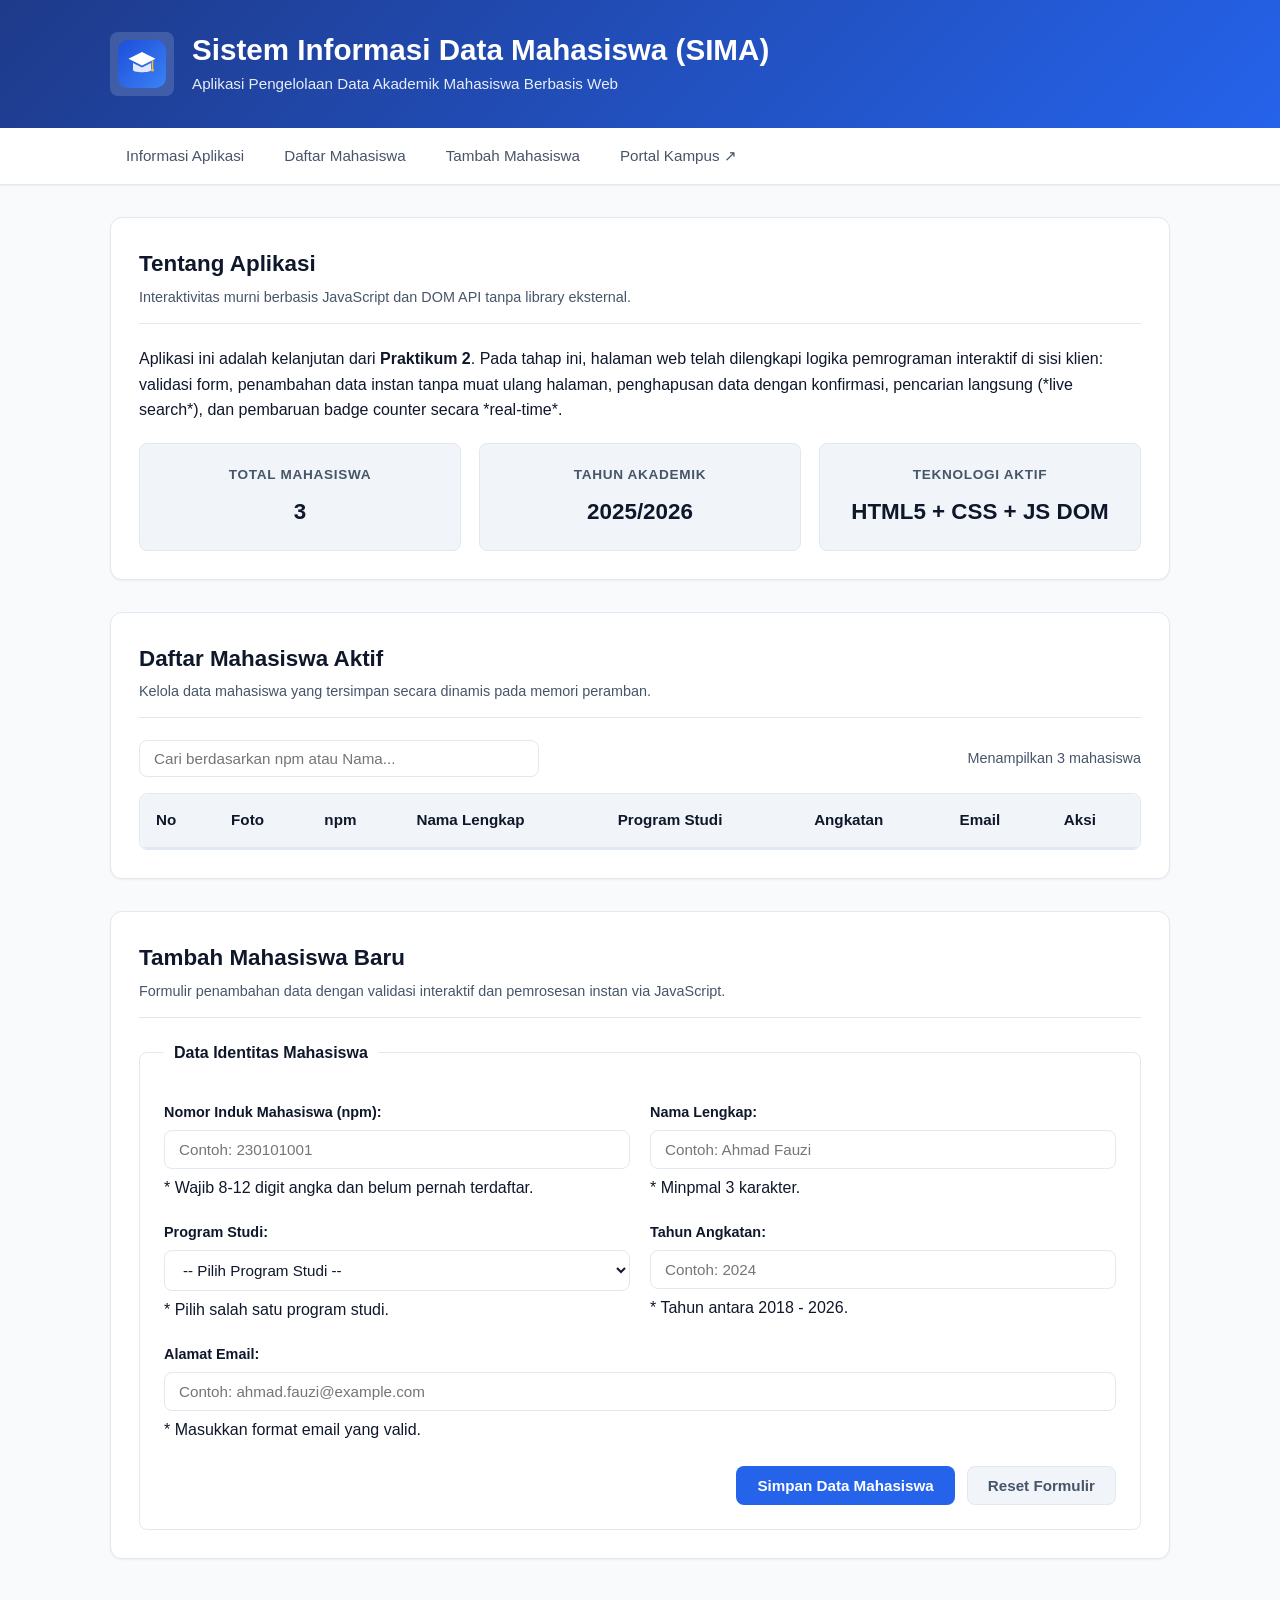
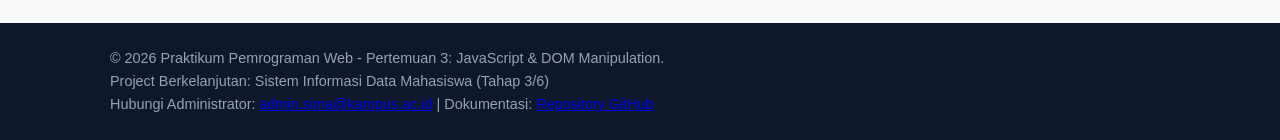
<file: index.html>
<!DOCTYPE html>
<html lang="id">
<head>
    <meta charset="UTF-8">
    <meta name="viewport" content="width=device-width, initial-scale=1.0">
    <title>Sistem Informasi Data Mahasiswa - Praktikum 3</title>
    <link rel="stylesheet" href="style.css">
</head>
<body>
    <script src="app.js"></script>

    <!-- 1. Header Aplikasi -->
    <header class="site-header">
        <div class="container header-brand">
            <a href="index.html" class="brand-logo" title="Beranda SIMA">
                <img src="img/logo-sima.svg" alt="Logo Resmi SIMA Kampus" width="48" height="48">
            </a>
            <div>
                <h1>Sistem Informasi Data Mahasiswa (SIMA)</h1>
                <p>Aplikasi Pengelolaan Data Akademik Mahasiswa Berbasis Web</p>
            </div>
        </div>
    </header>

    <!-- 2. Navigation Bar Sticky -->
    <nav class="site-nav">
        <div class="container">
            <ul>
                <li><a href="#informasi">Informasi Aplikasi</a></li>
                <li><a href="#daftar-mahasiswa">Daftar Mahasiswa</a></li>
                <li><a href="#form-tambah">Tambah Mahasiswa</a></li>
                <li><a href="https://kampus.ac.id" target="_blank" rel="noopener noreferrer">Portal Kampus &UpperRightArrow;</a></li>
            </ul>
        </div>
    </nav>

    <!-- Konten Utama Halaman -->
    <main>
        <div class="container">

            <!-- Kotak Notifikasi Alert Dinamis (dikontrol oleh JS) -->
            <div id="alert-box" class="alert-box" role="alert"></div>

            <!-- 3. Section Informasi Aplikasi -->
            <section id="informasi" class="content-section">
                <div class="section-header">
                    <h2>Tentang Aplikasi</h2>
                    <p>Interaktivitas murni berbasis JavaScript dan DOM API tanpa library eksternal.</p>
                </div>
                <p>
                    Aplikasi ini adalah kelanjutan dari <strong>Praktikum 2</strong>. Pada tahap ini, 
                    halaman web telah dilengkapi logika pemrograman interaktif di sisi klien: validasi form, 
                    penambahan data instan tanpa muat ulang halaman, penghapusan data dengan konfirmasi, 
                    pencarian langsung (*live search*), dan pembaruan badge counter secara *real-time*.
                </p>

                <div class="info-grid">
                    <article class="info-card">
                        <h3>Total Mahasiswa</h3>
                        <p id="total-mahasiswa-badge" class="counter-highlight">3</p>
                    </article>
                    <article class="info-card">
                        <h3>Tahun Akademik</h3>
                        <p>2025/2026</p>
                    </article>
                    <article class="info-card">
                        <h3>Teknologi Aktif</h3>
                        <p>HTML5 + CSS + JS DOM</p>
                    </article>
                </div>
            </section>

            <!-- 4. Section Daftar Mahasiswa, Toolbar Pencarian & 5. Tabel Data -->
            <section id="daftar-mahasiswa" class="content-section">
                <div class="section-header">
                    <h2>Daftar Mahasiswa Aktif</h2>
                    <p>Kelola data mahasiswa yang tersimpan secara dinamis pada memori peramban.</p>
                </div>

                <!-- Toolbar Pencarian dan Ringkasan Jumlah -->
                <div class="table-toolbar">
                    <div class="search-box">
                        <input 
                            type="search" 
                            id="input-search" 
                            class="search-input" 
                            placeholder="Cari berdasarkan npm atau Nama...">
                    </div>
                    <div id="total-mahasiswa-info" class="status-summary">
                        Menampilkan 3 mahasiswa
                    </div>
                </div>

                <!-- Tabel Data Responsif -->
                <div class="table-responsive">
                    <table class="data-table">
                        <thead>
                            <tr>
                                <th>No</th>
                                <th>Foto</th>
                                <th>npm</th>
                                <th>Nama Lengkap</th>
                                <th>Program Studi</th>
                                <th>Angkatan</th>
                                <th>Email</th>
                                <th>Aksi</th>
                            </tr>
                        </thead>
                        <tbody id="tabel-body-mahasiswa">
                            <!-- Baris tabel akan di-generate secara dinamis oleh app.js -->
                        </tbody>
                    </table>
                </div>
            </section>

            <!-- 6. Section Form Tambah Mahasiswa dengan Validasi JS -->
            <section id="form-tambah" class="content-section">
                <div class="section-header">
                    <h2>Tambah Mahasiswa Baru</h2>
                    <p>Formulir penambahan data dengan validasi interaktif dan pemrosesan instan via JavaScript.</p>
                </div>

                <form id="form-tambah-mahasiswa" class="app-form" novalidate>
                    <fieldset>
                        <legend>Data Identitas Mahasiswa</legend>

                        <div class="form-grid">
                            <div class="form-group">
                                <label for="npm" class="form-label">Nomor Induk Mahasiswa (npm):</label>
                                <input 
                                    type="text" 
                                    id="npm" 
                                    name="npm" 
                                    class="form-input" 
                                    placeholder="Contoh: 230101001">
                                <span class="form-help">* Wajib 8-12 digit angka dan belum pernah terdaftar.</span>
                            </div>

                            <div class="form-group">
                                <label for="nama" class="form-label">Nama Lengkap:</label>
                                <input 
                                    type="text" 
                                    id="nama" 
                                    name="nama" 
                                    class="form-input" 
                                    placeholder="Contoh: Ahmad Fauzi">
                                <span class="form-help">* Minpmal 3 karakter.</span>
                            </div>

                            <div class="form-group">
                                <label for="program_studi" class="form-label">Program Studi:</label>
                                <select id="program_studi" name="program_studi" class="form-select">
                                    <option value="">-- Pilih Program Studi --</option>
                                    <option value="Teknik Informatika">Teknik Informatika</option>
                                    <option value="Sistem Informasi">Sistem Informasi</option>
                                    <option value="Teknologi Informasi">Teknologi Informasi</option>
                                    <option value="Rekayasa Perangkat Lunak">Rekayasa Perangkat Lunak</option>
                                </select>
                                <span class="form-help">* Pilih salah satu program studi.</span>
                            </div>

                            <div class="form-group">
                                <label for="angkatan" class="form-label">Tahun Angkatan:</label>
                                <input 
                                    type="number" 
                                    id="angkatan" 
                                    name="angkatan" 
                                    class="form-input" 
                                    placeholder="Contoh: 2024">
                                <span class="form-help">* Tahun antara 2018 - 2026.</span>
                            </div>

                            <div class="form-group full-width">
                                <label for="email" class="form-label">Alamat Email:</label>
                                <input 
                                    type="email" 
                                    id="email" 
                                    name="email" 
                                    class="form-input" 
                                    placeholder="Contoh: ahmad.fauzi@example.com">
                                <span class="form-help">* Masukkan format email yang valid.</span>
                            </div>
                        </div>

                        <div class="form-actions">
                            <button type="submit" class="btn btn-primary">Simpan Data Mahasiswa</button>
                            <button type="reset" class="btn btn-secondary">Reset Formulir</button>
                        </div>
                    </fieldset>
                </form>
            </section>

        </div>
    </main>

    <!-- 7. Footer -->
    <footer class="site-footer">
        <div class="container">
            <p>&copy; 2026 Praktikum Pemrograman Web - Pertemuan 3: JavaScript & DOM Manipulation.</p>
            <p>Project Berkelanjutan: Sistem Informasi Data Mahasiswa (Tahap 3/6)</p>
            <p>
                Hubungi Administrator: <a href="mailto:admin.sima@kampus.ac.id">admin.sima@kampus.ac.id</a> | 
                Dokumentasi: <a href="https://github.com" target="_blank" rel="noopener noreferrer">Repository GitHub</a>
            </p>
        </div>
    </footer>

    <!-- Tambahkan Script JavaScript Eksternal -->
    <script src="app.js"></script>
</body>
</html>
</file>
<file: style.css>
/* ==========================================================================
   Praktikum 3: Implementasi Interaktivitas Web Menggunakan JavaScript dan DOM
   Project: Sistem Informasi Data Mahasiswa (SIMA)
   Mewarisi & Memperluas Praktikum 2 (Native CSS)
   ========================================================================== */

/* 1. CSS Variables */
:root {
    --primary-color: #2563eb;
    --primary-hover: #1d4ed8;
    --primary-light: #eff6ff;
    --secondary-color: #64748b;
    --secondary-hover: #475569;
    --success-color: #10b981;
    --success-light: #ecfdf5;
    --danger-color: #ef4444;
    --danger-hover: #dc2626;
    --danger-light: #fef2f2;
    --warning-color: #f59e0b;
    
    --bg-page: #f8fafc;
    --bg-surface: #ffffff;
    --bg-surface-alt: #f1f5f9;
    
    --text-primary: #0f172a;
    --text-secondary: #475569;
    --text-muted: #94a3b8;
    --text-inverse: #ffffff;
    
    --border-color: #e2e8f0;
    --border-radius-sm: 4px;
    --border-radius-md: 8px;
    --border-radius-lg: 12px;
    
    --shadow-sm: 0 1px 2px 0 rgba(0, 0, 0, 0.05);
    --shadow-md: 0 4px 6px -1px rgba(0, 0, 0, 0.1), 0 2px 4px -2px rgba(0, 0, 0, 0.1);
    
    --font-main: -apple-system, BlinkMacSystemFont, "Segoe UI", Roboto, Oxygen, Ubuntu, Cantarell, "Helvetica Neue", sans-serif;
    --line-height-normal: 1.6;
}

/* 2. Reset & Base Styles */
*, *::before, *::after {
    box-sizing: border-box;
    margin: 0;
    padding: 0;
}

html {
    scroll-behavior: smooth;
}

body {
    font-family: var(--font-main);
    line-height: var(--line-height-normal);
    color: var(--text-primary);
    background-color: var(--bg-page);
    min-height: 100vh;
    display: flex;
    flex-direction: column;
}

.container {
    width: 100%;
    max-width: 1100px;
    margin-left: auto;
    margin-right: auto;
    padding-left: 20px;
    padding-right: 20px;
}

/* 3. Header */
.site-header {
    background: linear-gradient(135deg, #1e3a8a 0%, #2563eb 100%);
    color: var(--text-inverse);
    padding: 32px 0;
    box-shadow: var(--shadow-md);
}

.header-brand {
    display: flex;
    align-items: center;
    gap: 18px;
}

.brand-logo {
    display: flex;
    align-items: center;
    justify-content: center;
    background-color: rgba(255, 255, 255, 0.15);
    padding: 8px;
    border-radius: var(--border-radius-md);
    transition: transform 0.2s ease, background-color 0.2s ease;
}

.brand-logo:hover {
    transform: scale(1.05);
    background-color: rgba(255, 255, 255, 0.25);
}

.header-brand h1 {
    font-size: 1.85rem;
    font-weight: 700;
    line-height: 1.2;
    margin-bottom: 4px;
}

.header-brand p {
    font-size: 0.95rem;
    opacity: 0.9;
}

/* 4. Navigation Bar */
.site-nav {
    background-color: var(--bg-surface);
    border-bottom: 1px solid var(--border-color);
    position: sticky;
    top: 0;
    z-index: 100;
    box-shadow: var(--shadow-sm);
}

.site-nav ul {
    list-style: none;
    display: flex;
    gap: 8px;
    overflow-x: auto;
    padding: 6px 0;
}

.site-nav a {
    display: block;
    padding: 10px 16px;
    color: var(--text-secondary);
    text-decoration: none;
    font-weight: 500;
    font-size: 0.95rem;
    border-radius: var(--border-radius-sm);
    transition: all 0.2s ease;
    white-space: nowrap;
}

.site-nav a:hover {
    color: var(--primary-color);
    background-color: var(--primary-light);
}

/* 5. Main Content & Sections */
main {
    flex: 1;
    padding: 32px 0;
}

.content-section {
    background-color: var(--bg-surface);
    border: 1px solid var(--border-color);
    border-radius: var(--border-radius-lg);
    padding: 28px;
    margin-bottom: 32px;
    box-shadow: var(--shadow-sm);
}

.section-header {
    border-bottom: 1px solid var(--border-color);
    padding-bottom: 14px;
    margin-bottom: 22px;
}

.section-header h2 {
    font-size: 1.4rem;
    color: var(--text-primary);
    font-weight: 700;
}

.section-header p {
    font-size: 0.9rem;
    color: var(--text-secondary);
    margin-top: 4px;
}

/* Info Grid */
.info-grid {
    display: grid;
    grid-template-columns: repeat(auto-fit, minmax(220px, 1fr));
    gap: 18px;
    margin-top: 20px;
}

.info-card {
    background-color: var(--bg-surface-alt);
    border: 1px solid var(--border-color);
    border-radius: var(--border-radius-md);
    padding: 20px;
    text-align: center;
}

.info-card h3 {
    font-size: 0.85rem;
    text-transform: uppercase;
    letter-spacing: 0.05em;
    color: var(--text-secondary);
    margin-bottom: 8px;
}

.info-card p {
    font-size: 1.4rem;
    font-weight: 700;
    color: var(--text-primary);
}

.counter-highlight {
    color: var(--primary-color);
}

/* 6. Alert Notification Box (Dinamis dari JS) */
.alert-box {
    padding: 14px 18px;
    border-radius: var(--border-radius-md);
    margin-bottom: 20px;
    font-size: 0.95rem;
    font-weight: 500;
    display: none;
    animation: fadeIn 0.3s ease;
}

.alert-box.show {
    display: block;
}

.alert-success {
    background-color: var(--success-light);
    color: #065f46;
    border: 1px solid #a7f3d0;
}

.alert-danger {
    background-color: var(--danger-light);
    color: #991b1b;
    border: 1px solid #fecaca;
}

.alert-info {
    background-color: var(--primary-light);
    color: #1e40af;
    border: 1px solid #bfdbfe;
}

@keyframes fadeIn {
    from { opacity: 0; transform: translateY(-6px); }
    to { opacity: 1; transform: translateY(0); }
}

/* 7. Search Bar Container */
.table-toolbar {
    display: flex;
    justify-content: space-between;
    align-items: center;
    flex-wrap: wrap;
    gap: 12px;
    margin-bottom: 16px;
}

.search-box {
    position: relative;
    flex: 1;
    max-width: 400px;
}

.search-input {
    width: 100%;
    padding: 9px 14px;
    font-size: 0.95rem;
    border: 1.5px solid var(--border-color);
    border-radius: var(--border-radius-md);
    outline: none;
    transition: all 0.2s;
}

.search-input:focus {
    border-color: var(--primary-color);
    box-shadow: 0 0 0 3px rgba(37, 99, 235, 0.15);
}

.status-summary {
    font-size: 0.9rem;
    color: var(--text-secondary);
    font-weight: 500;
}

/* 8. Data Table */
.table-responsive {
    width: 100%;
    overflow-x: auto;
    border-radius: var(--border-radius-md);
    border: 1px solid var(--border-color);
}

.data-table {
    width: 100%;
    border-collapse: collapse;
    font-size: 0.95rem;
    text-align: left;
}

.data-table thead {
    background-color: var(--bg-surface-alt);
    border-bottom: 2px solid var(--border-color);
}

.data-table th {
    padding: 14px 16px;
    font-weight: 600;
    color: var(--text-primary);
    white-space: nowrap;
}

.data-table td {
    padding: 14px 16px;
    border-bottom: 1px solid var(--border-color);
    color: var(--text-secondary);
    vertical-align: middle;
}

.data-table tbody tr:hover {
    background-color: #f8fafc;
}

.avatar-img {
    width: 36px;
    height: 36px;
    border-radius: 50%;
    object-fit: cover;
    display: block;
}

.badge {
    display: inline-block;
    padding: 4px 10px;
    font-size: 0.8rem;
    font-weight: 600;
    border-radius: 9999px;
    background-color: var(--primary-light);
    color: var(--primary-color);
}

.link-email {
    color: var(--primary-color);
    text-decoration: none;
}

.link-email:hover {
    text-decoration: underline;
}

.empty-row {
    text-align: center;
    padding: 32px !important;
    color: var(--text-muted);
    font-style: italic;
}

/* 9. Form Styles */
.app-form fieldset {
    border: 1px solid var(--border-color);
    border-radius: var(--border-radius-md);
    padding: 24px;
}

.app-form legend {
    font-size: 1rem;
    font-weight: 600;
    color: var(--text-primary);
    padding: 0 10px;
}

.form-grid {
    display: grid;
    grid-template-columns: repeat(2, 1fr);
    gap: 20px;
    margin-top: 12px;
}

.form-group {
    display: flex;
    flex-direction: column;
    gap: 6px;
}

.form-group.full-width {
    grid-column: 1 / -1;
}

.form-group label {
    font-size: 0.9rem;
    font-weight: 600;
    color: var(--text-primary);
}

.required {
    color: var(--danger-color);
}

.form-group input,
.form-group select {
    padding: 10px 14px;
    font-size: 0.95rem;
    border: 1px solid var(--border-color);
    border-radius: var(--border-radius-md);
    background-color: var(--bg-surface);
    color: var(--text-primary);
    outline: none;
    transition: all 0.2s ease;
}

.form-group input:focus,
.form-group select:focus {
    border-color: var(--primary-color);
    box-shadow: 0 0 0 3px rgba(37, 99, 235, 0.15);
}

.form-actions {
    display: flex;
    justify-content: flex-end;
    gap: 12px;
    margin-top: 24px;
}

/* 10. Buttons */
.btn {
    display: inline-flex;
    align-items: center;
    justify-content: center;
    padding: 10px 20px;
    font-size: 0.95rem;
    font-weight: 600;
    border-radius: var(--border-radius-md);
    border: 1px solid transparent;
    cursor: pointer;
    transition: all 0.2s ease;
    text-decoration: none;
}

.btn-primary {
    background-color: var(--primary-color);
    color: var(--text-inverse);
}

.btn-primary:hover {
    background-color: var(--primary-hover);
}

.btn-secondary {
    background-color: var(--bg-surface-alt);
    color: var(--text-secondary);
    border-color: var(--border-color);
}

.btn-secondary:hover {
    background-color: #e2e8f0;
    color: var(--text-primary);
}

.btn-danger {
    background-color: var(--danger-color);
    color: var(--text-inverse);
}

.btn-danger:hover {
    background-color: var(--danger-hover);
}

.btn-sm {
    padding: 6px 12px;
    font-size: 0.85rem;
}

/* 11. Footer */
.site-footer {
    background-color: #0f172a;
    color: #94a3b8;
    padding: 24px 0;
    font-size: 0.9rem;
    margin-top: auto;
}

.footer-content {
    display: flex;
    justify-content: space-between;
    align-items: center;
    flex-wrap: wrap;
    gap: 12px;
}

/* 12. Media Queries */
@media (max-width: 768px) {
    .form-grid {
        grid-template-columns: 1fr;
    }
    
    .header-brand {
        flex-direction: column;
        text-align: center;
    }
    
    .table-toolbar {
        flex-direction: column;
        align-items: stretch;
    }
    
    .search-box {
        max-width: 100%;
    }
    
    .footer-content {
        flex-direction: column;
        text-align: center;
    }
}
</file>
